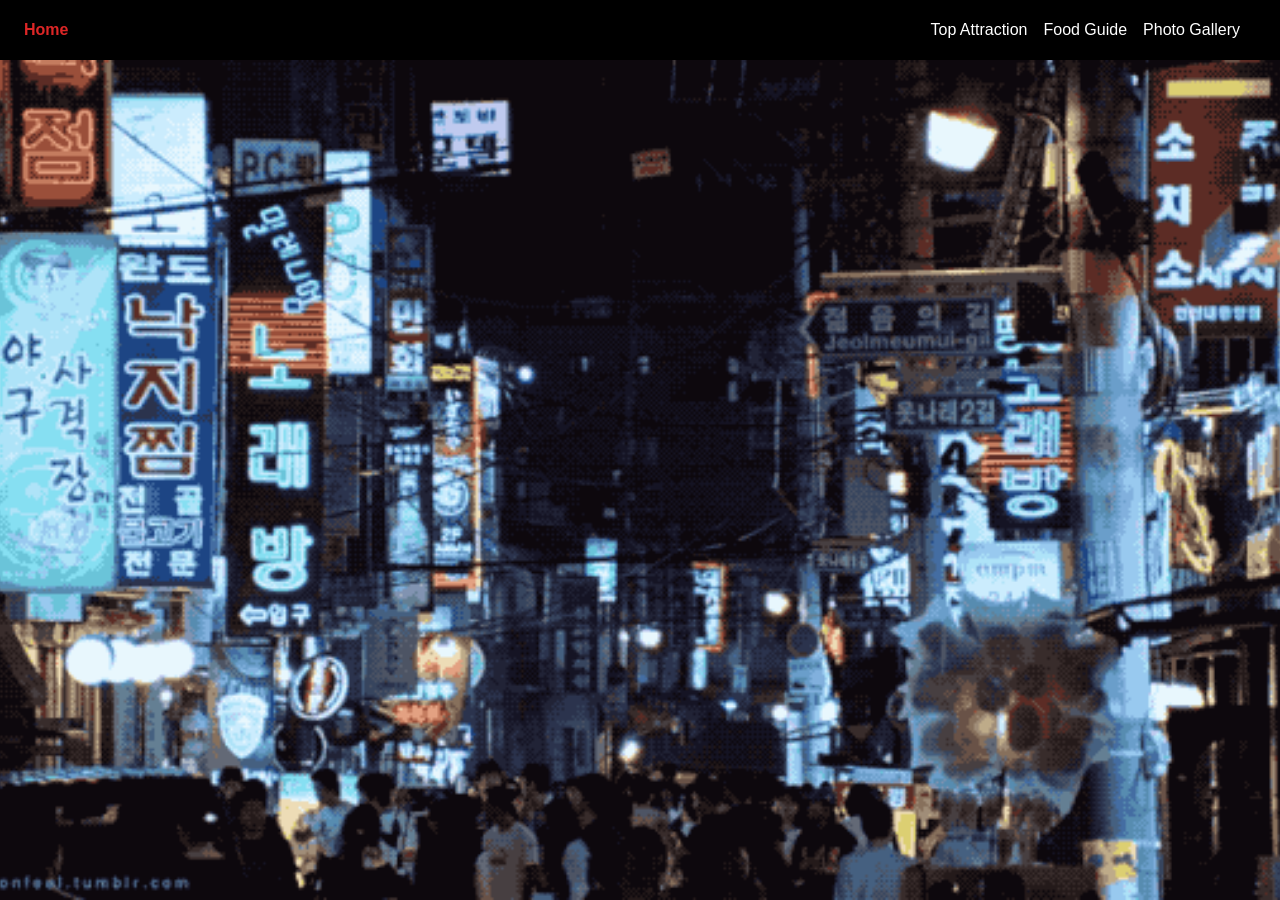
<file: index.html>
<!doctype html>
<html lang="en">
  <head>
    <meta charset="UTF-8" />
    <meta name="viewport" content="width=device-width, initial-scale=1.0" />
    <title>Globetrotter</title>
    <link rel="stylesheet" href="styles.css" />
  </head>
  <body>
    <header>
      <nav>
        <a class="active" href="index.html">Home</a>
        <a href="pages/top-attraction.html">Top Attraction</a>
        <a href="pages/food-guide.html">Food Guide</a>
        <a href="pages/photo-gallery.html">Photo Gallery</a>
      </nav>
    </header>

    <main class="home-main">
      <section class="home-hero" id="homeHero">
        <img
          class="home-hero-image"
          id="homeHeroImage"
          src="asset/img/korea.gif"
          alt="Animated introduction to Korea"
        />
        <section class="home-hero-content" id="homeHeroContent">
          <h2>Explore Seoul</h2>
          <p>
            Korea is a peninsula in East Asia with a rich history spanning thousands of years, renowned for 
            its dynamic culture, technological innovation, and contribution. Explore this website to see top 
            attraction in Korea, places to eat, and many photos to explore the place before you visit Korea for your first time!
          </p>
        </section>
      </section>
    </main>
    
    <script>
      const hero = document.getElementById("homeHero");
      const heroImage = document.getElementById("homeHeroImage");
      const heroContent = document.getElementById("homeHeroContent");
      let isSettled = false;

      function settleHero() {
        if (isSettled) return;
        isSettled = true;
        heroImage.src = "asset/img/korea_photo_1.jpg";
        hero.classList.add("settled");
        heroContent.classList.add("show");
      }

      hero.addEventListener("mouseenter", settleHero);
      setTimeout(settleHero, 5000);
    </script>
  </body>
</html>
</file>
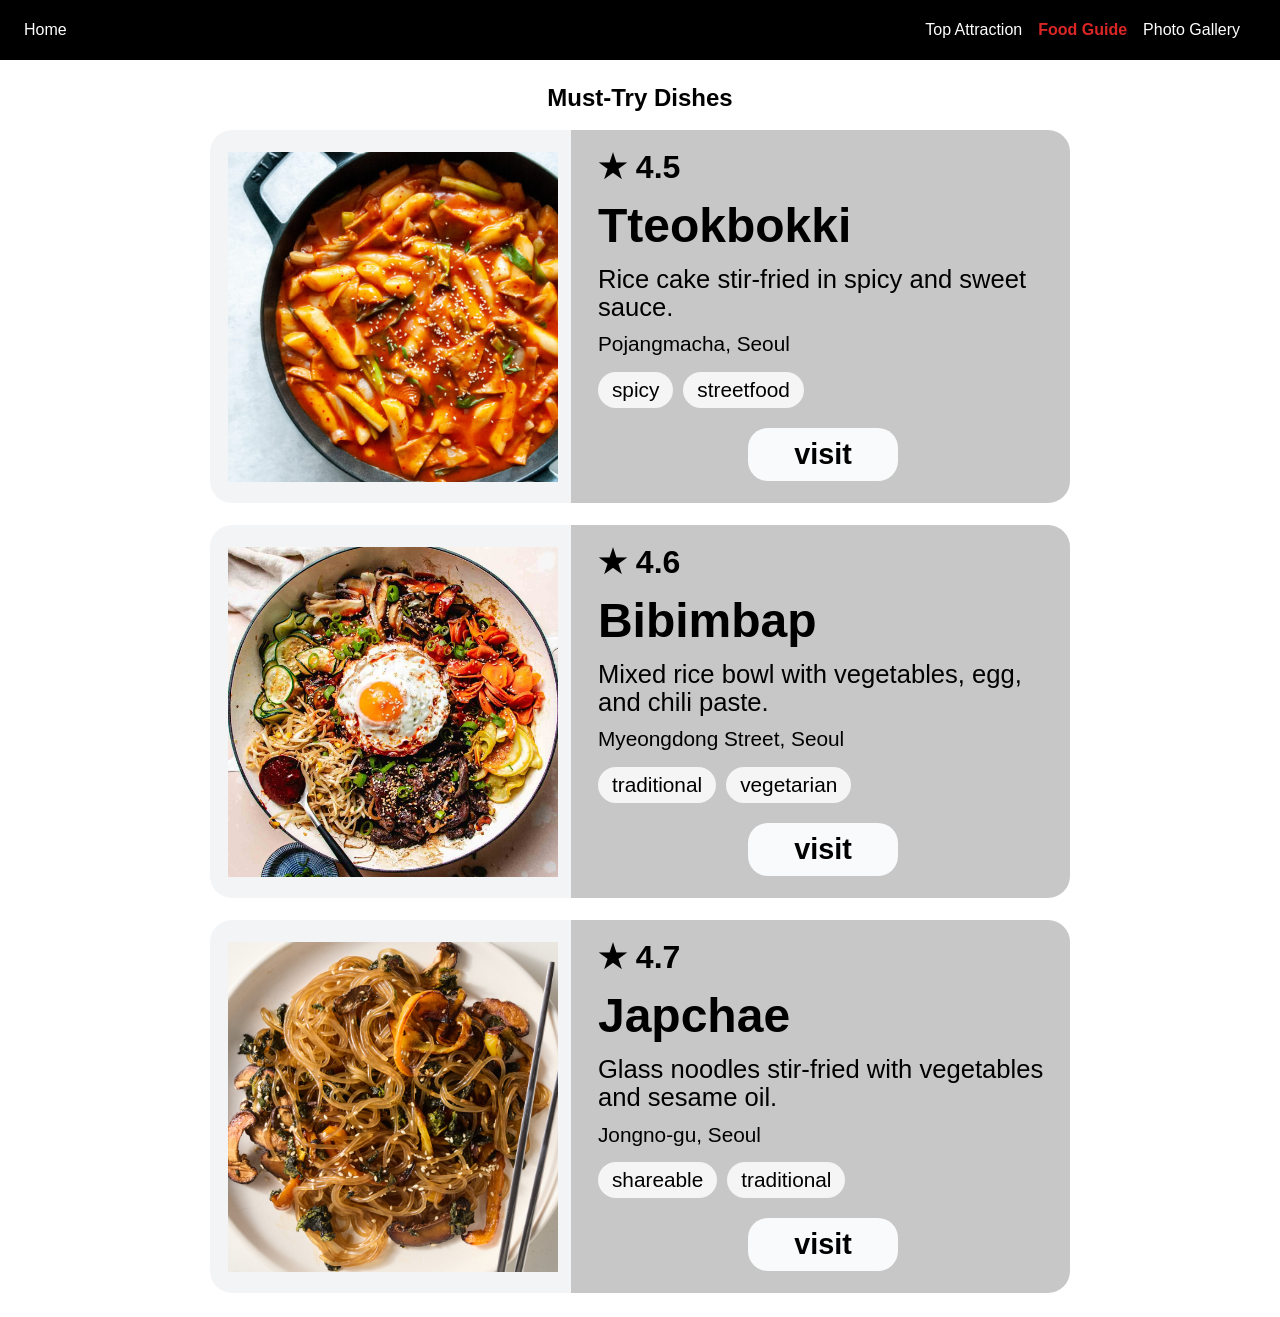
<file: pages/food-guide.html>
<!doctype html>
<html lang="en">
  <head>
    <meta charset="UTF-8" />
    <meta name="viewport" content="width=device-width, initial-scale=1.0" />
    <title>Food Guide</title>
    <link rel="stylesheet" href="../styles.css" />
  </head>
  <body>
    <header>
      <nav>
        <a href="../index.html">Home</a>
        <a href="top-attraction.html">Top Attraction</a>
        <a class="active" href="food-guide.html">Food Guide</a>
        <a href="photo-gallery.html">Photo Gallery</a>
      </nav>
    </header>

    <main>
      <h2 class="food-guide-title">Must-Try Dishes</h2>
      <section class="food-grid">
        <article class="food-card">
          <figure class="food-image-wrap">
            <img
              class="food-image"
              src="../asset/img/tteokbokki.jpg"
              alt="Tteokbokki dish"
            />
          </figure>
          <section class="food-card-info">
            <p class="food-rating">&#9733; 4.5</p>
            <h3 class="food-title">Tteokbokki</h3>
            <p class="food-description">Rice cake stir-fried in spicy and sweet sauce.</p>
            <p class="food-address">Pojangmacha, Seoul</p>
            <section class="food-tags">
              <section class="food-tag">spicy</section>
              <section class="food-tag">streetfood</section>
            </section>
            <button
              class="food-visit-btn"
              type="button"
              onclick="window.open('https://mykoreankitchen.com/tteokbokki-spicy-rice-cakes/', '_blank', 'noopener,noreferrer')"
            >
              visit
            </button>
          </section>
        </article>

        <article class="food-card">
          <figure class="food-image-wrap">
            <img
              class="food-image"
              src="../asset/img/bibimbap.jpg"
              alt="Bibimbap dish"
            />
          </figure>
          <section class="food-card-info">
            <p class="food-rating">&#9733; 4.6</p>
            <h3 class="food-title">Bibimbap</h3>
            <p class="food-description">Mixed rice bowl with vegetables, egg, and chili paste.</p>
            <p class="food-address">Myeongdong Street, Seoul</p>
            <section class="food-tags">
              <section class="food-tag">traditional</section>
              <section class="food-tag">vegetarian</section>
            </section>
            <button
              class="food-visit-btn"
              type="button"
              onclick="window.open('https://mykoreankitchen.com/bibimbap-korean-mixed-rice-with-meat-and-assorted-vegetables/', '_blank', 'noopener,noreferrer')"
            >
              visit
            </button>
          </section>
        </article>

        <article class="food-card">
          <figure class="food-image-wrap">
            <img
              class="food-image"
              src="../asset/img/japchae.jpg"
              alt="Japchae dish"
            />
          </figure>
          <section class="food-card-info">
            <p class="food-rating">&#9733; 4.7</p>
            <h3 class="food-title">Japchae</h3>
            <p class="food-description">Glass noodles stir-fried with vegetables and sesame oil.</p>
            <p class="food-address">Jongno-gu, Seoul</p>
            <section class="food-tags">
              <section class="food-tag">shareable</section>
              <section class="food-tag">traditional</section>
            </section>
            <button
              class="food-visit-btn"
              type="button"
              onclick="window.open('https://mykoreankitchen.com/korean-glass-noodle-stir-fry-japchae/', '_blank', 'noopener,noreferrer')"
            >
              visit
            </button>
          </section>
        </article>
      </section>
    </main>
  </body>
</html>
</file>
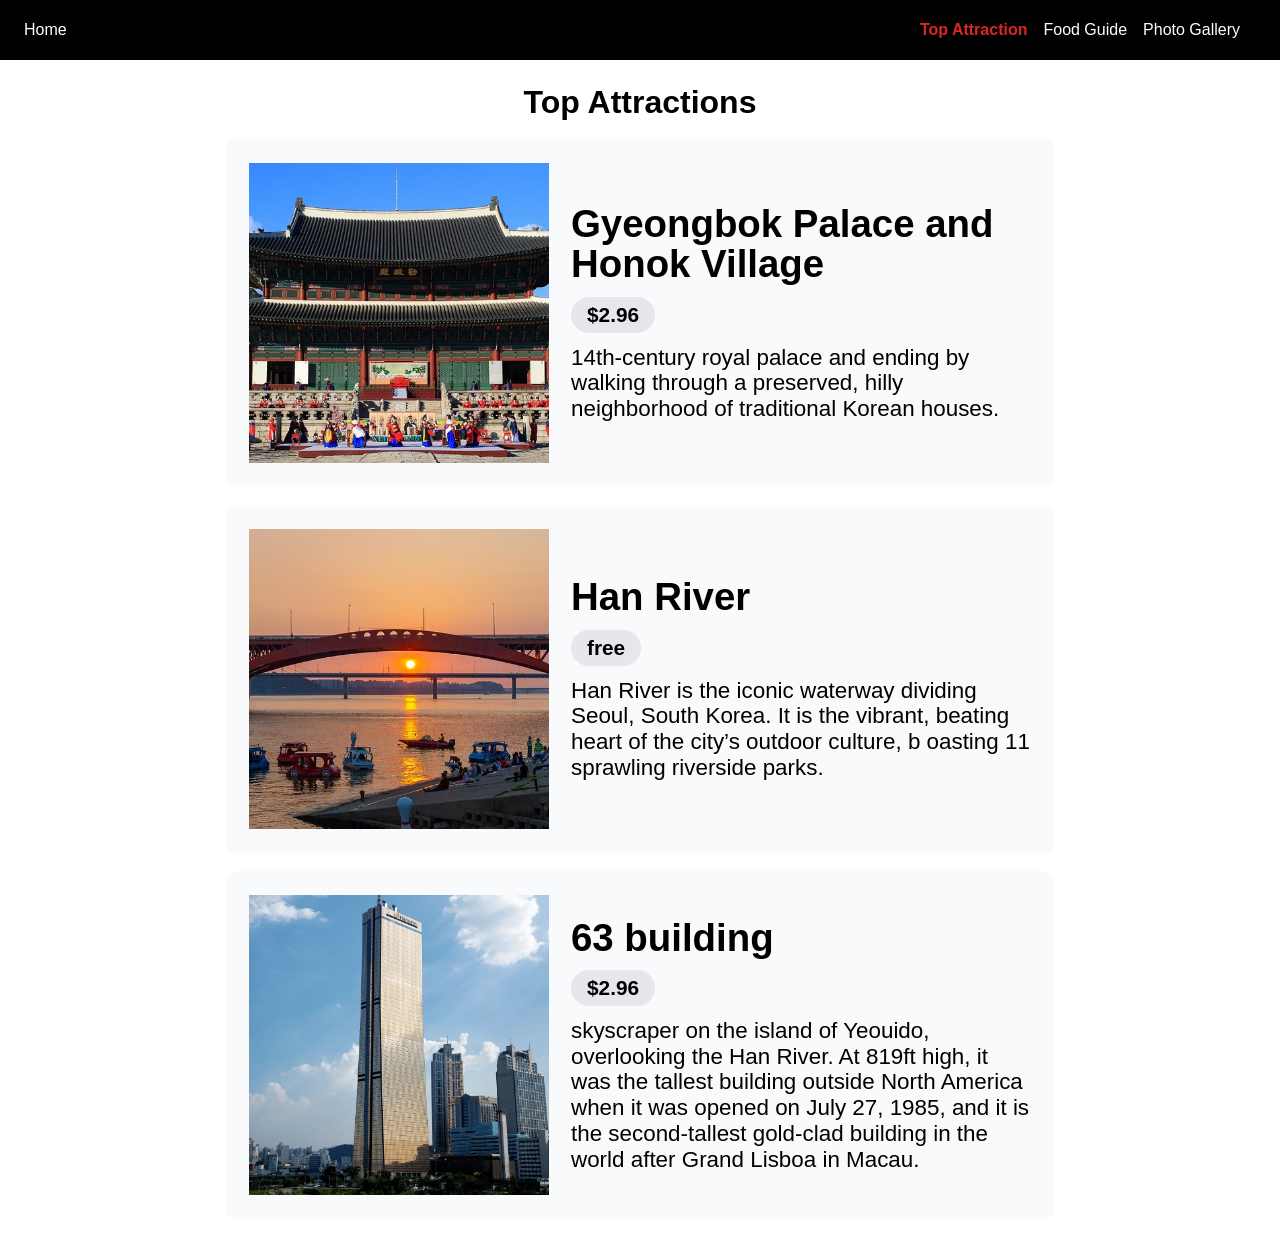
<file: pages/top-attraction.html>
<!doctype html>
<html lang="en">
  <head>
    <meta charset="UTF-8" />
    <meta name="viewport" content="width=device-width, initial-scale=1.0" />
    <title>Top Attraction</title>
    <link rel="stylesheet" href="../styles.css" />
  </head>
  <body>
    <header>
      <nav>
        <a href="../index.html">Home</a>
        <a class="active" href="top-attraction.html">Top Attraction</a>
        <a href="food-guide.html">Food Guide</a>
        <a href="photo-gallery.html">Photo Gallery</a>
      </nav>
    </header>

    <main>
      <h1 class="top-attractions-title">Top Attractions</h1>

      <section class="attraction-grid">
        <article class="attraction-card">
          <img
            src="../asset/img/gyeongbokgung_palace.jpg"
            alt="Gyeongbokgung Palace exterior view"
            class="attraction-image"
          />
          <div class="attraction-card-content">
            <h3 class="attraction-title">Gyeongbok Palace and Honok Village</h3>
            <p class="attraction-price">$2.96</p>
            <p class="attraction-description">
              14th-century royal palace and ending by walking through a
              preserved, hilly neighborhood of traditional Korean houses.
            </p>
          </div>
        </article>
      </section>

      <section class="attraction-grid">
        <article class="attraction-card">
          <img
            src="../asset/img/han_river.png"
            alt="Gyeongbokgung Palace exterior view"
            class="attraction-image"
          />
          <div class="attraction-card-content">
            <h3 class="attraction-title">Han River</h3>
            <p class="attraction-price">free</p>
            <p class="attraction-description">
              Han River is the iconic waterway dividing Seoul, South Korea. 
              It is the vibrant, beating heart of the city’s outdoor culture, b
              oasting 11 sprawling riverside parks.
            </p>
          </div>
        </article>
      </section>

      <section class="attraction-grid">
        <article class="attraction-card">
          <img
            src="../asset/img/63building.png"
            alt="Gyeongbokgung Palace exterior view"
            class="attraction-image"
          />
          <div class="attraction-card-content">
            <h3 class="attraction-title">63 building</h3>
            <p class="attraction-price">$2.96</p>
            <p class="attraction-description">
              skyscraper on the island of Yeouido, overlooking the Han River.
              At 819ft high, it was the tallest building outside North America
              when it was opened on July 27, 1985, and it is the second-tallest 
              gold-clad building in the world after Grand Lisboa in Macau.
            </p>
          </div>
        </article>
      </section>






    </main>
  </body>
</html>
</file>
<file: styles.css>
/* Global reset and base styles */
* {
  box-sizing: border-box;
  margin: 0;
  padding: 0;
}

body {
  font-family: Arial, sans-serif;
  padding-top: 60px;
}

/* Page layout */
main {
  padding: 24px;
}

/* Typography */

/* Home */
.home-hero {
  border-radius: 0;
  height: calc(100vh - 60px);
  overflow: hidden;
  position: relative;
}

.home-hero-image {
  display: block;
  height: 100%;
  object-fit: cover;
  width: 100%;
}

.home-main {
  padding: 0;
}

.home-hero-content {
  color: black;
  left: 50%;
  max-width: 720px;
  opacity: 0;
  padding: 24px;
  position: absolute;
  text-align: center;
  top: 50%;
  transform: translate(-50%, -50%);
  transition: opacity 240ms ease-in-out;
  width: calc(100% - 48px);
}

.home-hero-content h2 {
  font-size: 2.8rem;
  margin-bottom: 16px;
}

.home-hero-content p {
  font-size: 1.2rem;
  line-height: 1.5;
}

.home-hero.settled .home-hero-image {
  opacity: 0.5;
}

.home-hero-content.show {
  opacity: 1;
}

/* Navbar */
header {
  background-color: #000000;
  height: 60px;
  left: 0;
  position: fixed;
  top: 0;
  width: 100%;
}

nav {
  align-items: center;
  display: flex;
  height: 100%;
  padding: 0 24px;
}

nav a {
  color: #ffffff;
  margin-right: 16px;
  text-decoration: none;
}

nav a:first-child {
  margin-right: auto;
}

nav a:hover {
  text-decoration: underline;
}

nav a.active {
  color: #dc2626;
  font-weight: 700;
}

/* Cards */
.attraction-grid {
  display: flex;
  justify-content: center;
  margin-top: 18px;
}

.top-attractions-title {
  text-align: center;
}

.attraction-card {
  align-items: center;
  background-color: #f8fafc;
  border-radius: 12px;
  display: flex;
  gap: 22px;
  max-width: 920px;
  padding: 24px;
}

.attraction-image {
  display: block;
  height: 300px;
  object-fit: cover;
  width: 300px;
}

.attraction-card-content {
  max-width: 460px;
}

.attraction-title {
  font-size: 2.4rem;
  font-weight: 700;
  line-height: 1.05;
}

.attraction-price {
  background-color: #e5e7eb;
  border-radius: 999px;
  display: inline-block;
  font-size: 1.3rem;
  font-weight: 700;
  margin-top: 12px;
  padding: 6px 16px;
}

.attraction-description {
  font-size: 1.4rem;
  line-height: 1.15;
  margin-top: 12px;
}

.food-grid {
  display: grid;
  gap: 22px;
  justify-items: center;
  margin-top: 18px;
}

.food-guide-title {
  text-align: center;
}

.food-card {
  align-items: center;
  background: linear-gradient(to right, #f3f4f6 42%, #c7c7c7 42%);
  border-radius: 22px;
  display: grid;
  grid-template-columns: 1fr 1.35fr;
  overflow: hidden;
  width: min(860px, 100%);
}

.food-image-wrap {
  align-items: center;
  aspect-ratio: 1 / 1;
  display: flex;
  justify-content: center;
  min-height: 260px;
  overflow: hidden;
  padding: 18px;
}

.food-image {
  display: block;
  height: 100%;
  object-fit: cover;
  object-position: center;
  width: 100%;
}

.food-card-info {
  padding: 18px 22px 22px;
}

.food-rating {
  font-size: 2rem;
  font-weight: 600;
}

.food-title {
  font-size: 3rem;
  font-weight: 700;
  margin-top: 12px;
}

.food-description,
.food-address {
  font-size: 1.3rem;
  line-height: 1.1;
  margin-top: 12px;
}

.food-description {
  font-size: 1.6rem;
}

.food-tags {
  display: flex;
  flex-wrap: wrap;
  gap: 10px;
  margin-top: 16px;
}

.food-tag {
  background-color: #f5f5f5;
  border-radius: 999px;
  font-size: 1.3rem;
  padding: 6px 14px;
}

.food-visit-btn {
  background-color: #f9fafb;
  border: none;
  border-radius: 20px;
  cursor: pointer;
  display: block;
  font-size: 1.8rem;
  font-weight: 700;
  margin: 30px auto 0;
  min-width: 150px;
  padding: 10px 18px;
}

/* Buttons */

/* Gallery */
.gallery-title {
  color: #dc2626;
  font-weight: 700;
  margin-bottom: 28px;
  text-align: center;
  text-transform: uppercase;
}

.photo-gallery-grid {
  display: flex;
  flex-wrap: wrap;
  gap: 26px;
  justify-content: center;
}

.gallery-item {
  background-color: #c7c7c7;
  border-radius: 22px;
  display: flex;
  flex-direction: column;
  flex: 0 1 370px;
  min-height: 400px;
  overflow: hidden;
}

.gallery-image {
  display: block;
  flex: 1;
  height: auto;
  min-height: 340px;
  object-fit: cover;
  width: 100%;
}

.gallery-caption {
  background-color: #ffffff;
  font-size: 1.6rem;
  min-height: 56px;
  padding: 10px 12px;
  text-align: center;
}

/* Utility classes */

/* Responsive breakpoints */
@media (min-width: 320px) {
  nav {
    padding: 0 12px;
  }

  nav a {
    font-size: 0.8rem;
    margin-right: 10px;
  }

  main {
    padding: 16px;
  }

  .home-hero {
    height: calc(100vh - 60px);
  }

  .home-hero-content h2 {
    font-size: 1.9rem;
  }

  .home-hero-content p {
    font-size: 1rem;
  }

  .attraction-card {
    align-items: flex-start;
    flex-direction: column;
    gap: 14px;
    max-width: 100%;
    padding: 16px;
  }

  .attraction-image {
    height: 220px;
    width: 100%;
  }

  .attraction-card-content {
    max-width: 100%;
  }

  .attraction-title {
    font-size: 1.8rem;
  }

  .attraction-price {
    font-size: 1rem;
  }

  .attraction-description {
    font-size: 1rem;
  }

  .food-card {
    background: linear-gradient(to bottom, #f3f4f6 42%, #c7c7c7 42%);
    grid-template-columns: 1fr;
    width: 100%;
  }

  .food-image-wrap {
    min-height: 220px;
    padding: 14px;
  }

  .food-card-info {
    padding: 14px 16px 18px;
  }

  .food-rating {
    font-size: 1.3rem;
  }

  .food-title {
    font-size: 1.9rem;
  }

  .food-description {
    font-size: 1rem;
  }

  .food-address {
    font-size: 0.95rem;
  }

  .food-tag {
    font-size: 1rem;
    padding: 5px 12px;
  }

  .food-visit-btn {
    font-size: 1.1rem;
    margin-top: 20px;
    min-width: 120px;
    padding: 8px 14px;
  }

  .gallery-title {
    font-size: 1.5rem;
  }

  .photo-gallery-grid {
    gap: 16px;
  }

  .gallery-item {
    flex: 1 1 100%;
    min-height: 280px;
  }

  .gallery-image {
    min-height: 220px;
  }

  .gallery-caption {
    font-size: 1rem;
    min-height: 46px;
  }
}

@media (min-width: 768px) {
  nav {
    padding: 0 18px;
  }

  nav a {
    font-size: 0.95rem;
    margin-right: 14px;
  }

  main {
    padding: 20px;
  }

  .home-hero-content h2 {
    font-size: 2.3rem;
  }

  .home-hero-content p {
    font-size: 1.1rem;
  }

  .attraction-card {
    align-items: center;
    flex-direction: row;
    gap: 18px;
    max-width: 820px;
    padding: 20px;
  }

  .attraction-image {
    height: 250px;
    width: 250px;
  }

  .attraction-card-content {
    max-width: 420px;
  }

  .attraction-title {
    font-size: 2.1rem;
  }

  .attraction-price {
    font-size: 1.15rem;
  }

  .attraction-description {
    font-size: 1.2rem;
  }

  .food-card {
    background: linear-gradient(to right, #f3f4f6 42%, #c7c7c7 42%);
    grid-template-columns: 1fr 1.2fr;
    width: min(760px, 100%);
  }

  .food-image-wrap {
    min-height: 240px;
    padding: 16px;
  }

  .food-card-info {
    padding: 16px 18px 20px;
  }

  .food-rating {
    font-size: 1.6rem;
  }

  .food-title {
    font-size: 2.3rem;
  }

  .food-description {
    font-size: 1.25rem;
  }

  .food-address {
    font-size: 1.1rem;
  }

  .food-tag {
    font-size: 1.1rem;
    padding: 6px 14px;
  }

  .food-visit-btn {
    font-size: 1.4rem;
    min-width: 132px;
    padding: 8px 16px;
  }

  .gallery-title {
    font-size: 1.9rem;
  }

  .photo-gallery-grid {
    gap: 20px;
  }

  .gallery-item {
    flex: 0 1 calc(50% - 10px);
    min-height: 340px;
  }

  .gallery-image {
    min-height: 280px;
  }

  .gallery-caption {
    font-size: 1.2rem;
    min-height: 50px;
  }
}

@media (min-width: 1024px) {
  nav {
    padding: 0 24px;
  }

  nav a {
    font-size: 1rem;
    margin-right: 16px;
  }

  main {
    padding: 24px;
  }

  .home-hero-content h2 {
    font-size: 2.8rem;
  }

  .home-hero-content p {
    font-size: 1.2rem;
  }

  .attraction-card {
    gap: 22px;
    max-width: 920px;
    padding: 24px;
  }

  .attraction-image {
    height: 300px;
    width: 300px;
  }

  .attraction-card-content {
    max-width: 460px;
  }

  .attraction-title {
    font-size: 2.4rem;
  }

  .attraction-price {
    font-size: 1.3rem;
    padding: 6px 16px;
  }

  .attraction-description {
    font-size: 1.4rem;
  }

  .food-card {
    grid-template-columns: 1fr 1.35fr;
    width: min(860px, 100%);
  }

  .food-image-wrap {
    min-height: 260px;
    padding: 18px;
  }

  .food-card-info {
    padding: 18px 22px 22px;
  }

  .food-rating {
    font-size: 2rem;
  }

  .food-title {
    font-size: 3rem;
  }

  .food-description {
    font-size: 1.6rem;
  }

  .food-address {
    font-size: 1.3rem;
  }

  .food-tag {
    font-size: 1.3rem;
    padding: 6px 14px;
  }

  .food-visit-btn {
    font-size: 1.8rem;
    min-width: 150px;
    padding: 10px 18px;
  }

  .photo-gallery-grid {
    gap: 26px;
  }

  .gallery-item {
    flex: 0 1 370px;
    min-height: 400px;
  }

  .gallery-image {
    min-height: 340px;
  }

  .gallery-caption {
    font-size: 1.6rem;
    min-height: 56px;
  }
}
</file>
